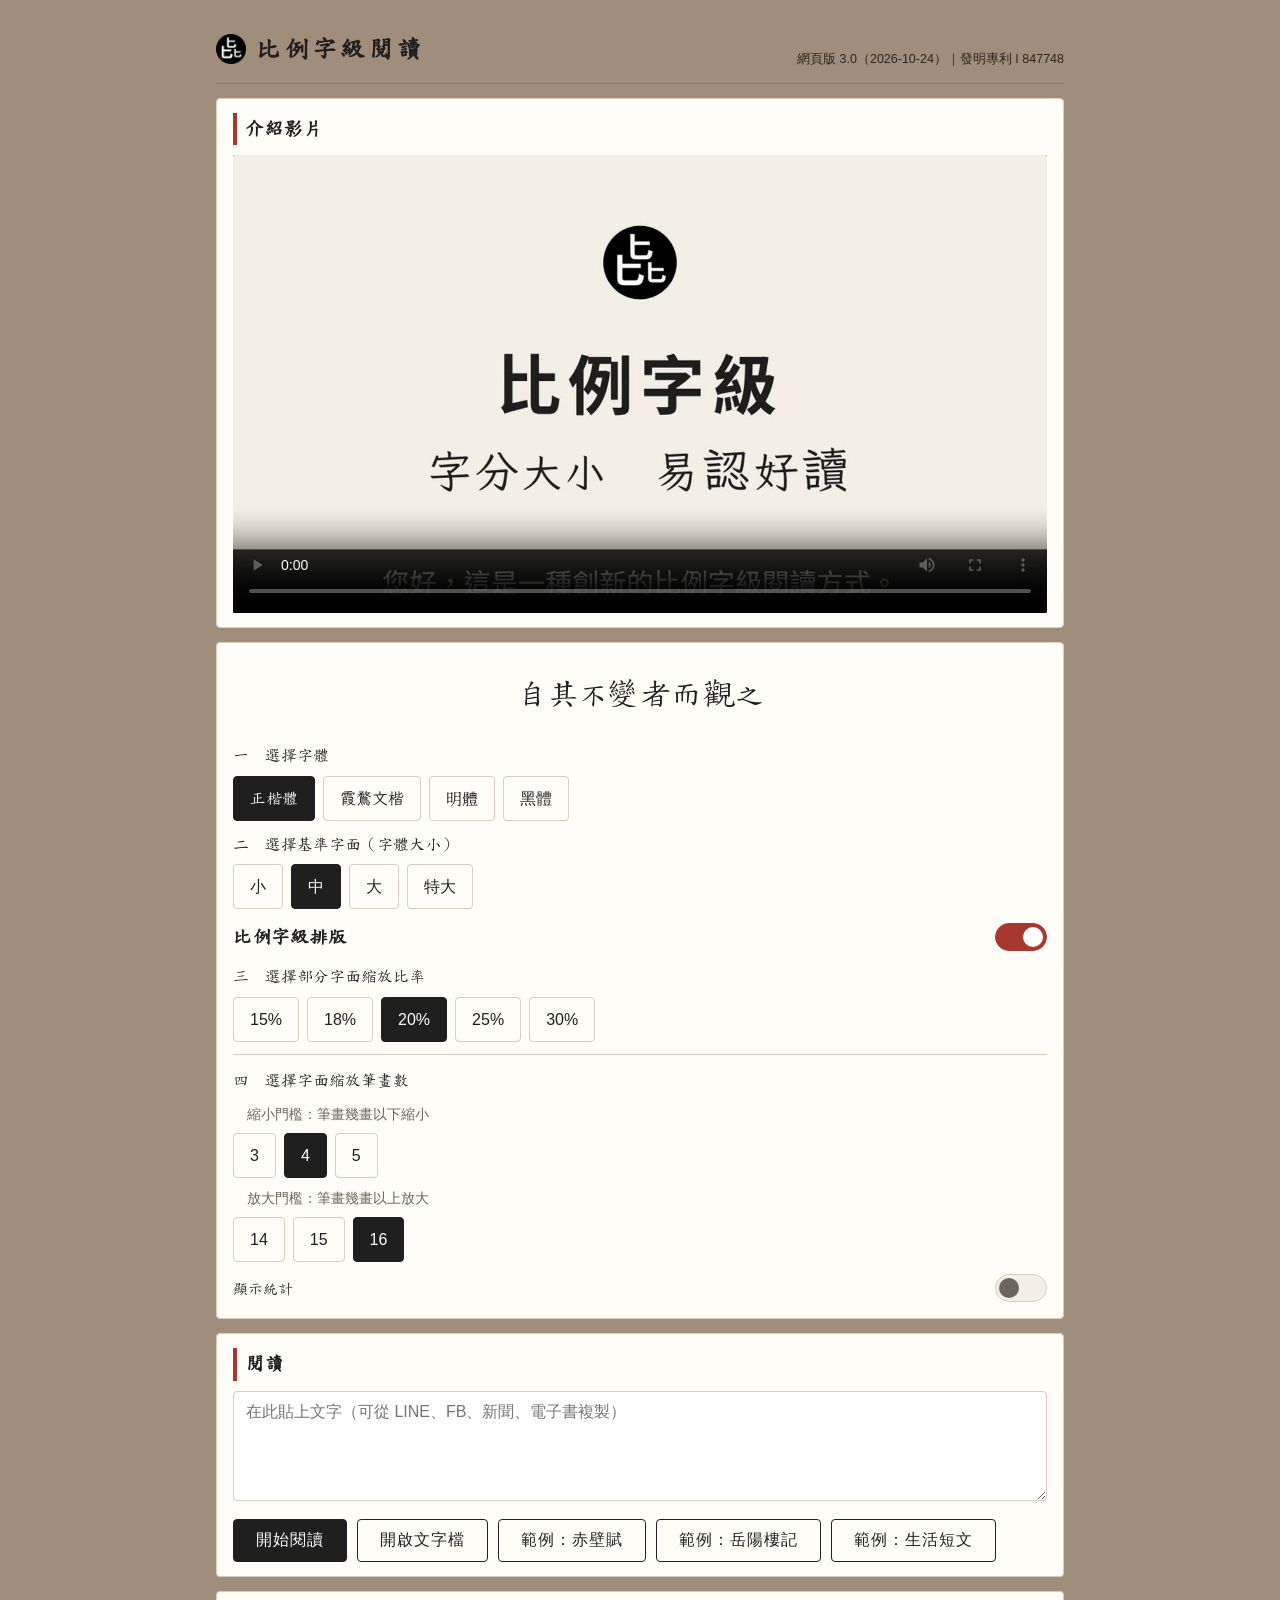
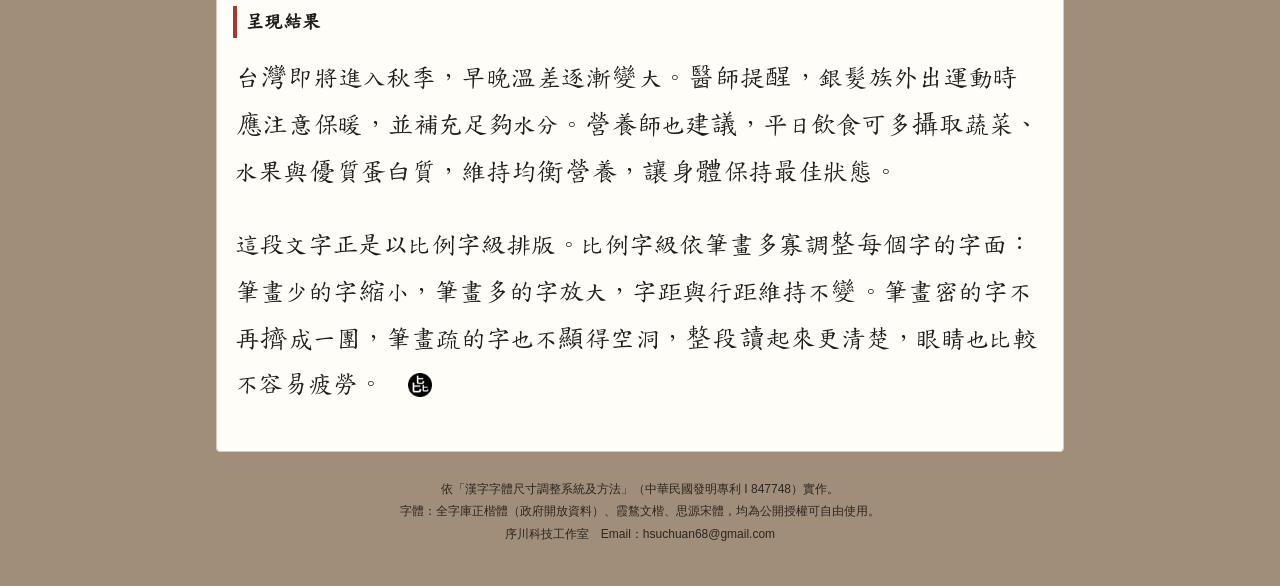
<file: index.html>
<!DOCTYPE html>
<html lang="zh-Hant">
<head>
<meta charset="UTF-8">
<meta name="viewport" content="width=device-width, initial-scale=1.0">
<title>比例字級閱讀</title>
<meta name="theme-color" content="#a08e7b">
<link rel="manifest" href="https://yulee-lee.github.io/pfs-demo/manifest.json">
<link rel="icon" type="image/png" sizes="32x32" href="https://yulee-lee.github.io/pfs-demo/icons/icon-32.png">
<link rel="icon" type="image/png" sizes="48x48" href="https://yulee-lee.github.io/pfs-demo/icons/icon-48.png">
<link rel="icon" type="image/png" sizes="96x96" href="https://yulee-lee.github.io/pfs-demo/icons/icon-96.png">
<link rel="apple-touch-icon" href="https://yulee-lee.github.io/pfs-demo/icons/icon-192.png">
<link rel="preconnect" href="https://fonts.googleapis.com">
<link rel="preconnect" href="https://fonts.gstatic.com" crossorigin>
<link href="https://fonts.googleapis.com/css2?family=LXGW+WenKai+TC&family=Noto+Serif+TC:wght@400;500&display=swap" rel="stylesheet">
<link href="https://yulee-lee.github.io/pfs-demo/twkai/tw-kai.css" rel="stylesheet">
<style>
*{ box-sizing:border-box; margin:0; padding:0; }
:root{
  --paper:#f4efe6; --sheet:#fffdf8; --line:#d6cdbe;
  --ground:#a08e7b; --onground:#2b2620; --groundline:#8a7867;   /* 絹地色取自北宋竹鳩圖 */
  --ink:#1f1f1f; --mute:#6b655c; --cinnabar:#a6382f;
  --kai:"TW-Kai","DFKai-SB","BiaoKai","Kaiti TC",serif;
}
body{ -webkit-text-size-adjust:100%; text-size-adjust:100%;
      font-family:"Microsoft JhengHei","PingFang TC","Noto Sans CJK TC",sans-serif;
      background:var(--ground); color:var(--ink); line-height:1.7; }
.wrap{ max-width:880px; margin:0 auto; padding:18px 16px 40px; }
header{ border-bottom:1px solid var(--groundline); padding:10px 0 12px; margin-bottom:14px;
        display:flex; justify-content:space-between; align-items:flex-end; flex-wrap:wrap; gap:6px; }
.brand{ display:flex; align-items:center; gap:10px; }
.brand img{ width:30px; height:30px; display:block; }
header h1{ font-family:var(--kai); font-size:25px; font-weight:bold; color:var(--ink); letter-spacing:3px; }
header .sub{ font-size:12.5px; color:var(--onground); }
.panel{ background:var(--sheet); border:1px solid var(--line); border-radius:4px; padding:14px 16px; margin-bottom:14px; }
.panel h2{ font-family:var(--kai); font-size:19px; font-weight:bold; color:var(--ink);
           border-left:4px solid var(--cinnabar); padding-left:8px; margin-bottom:10px; }
.demo-line{ text-align:center; padding:10px 4px 12px; font-size:26pt; line-height:1.6; white-space:nowrap; overflow-x:auto; color:var(--ink); }
.grp{ margin:10px 0 2px; }
.grp .lb, #advPanel > .lb{ font-family:var(--kai); font-size:16px; color:var(--ink); margin-bottom:6px; }
.chips{ display:flex; flex-wrap:wrap; gap:8px; }
.chip{ border:1px solid var(--line); border-radius:4px; padding:8px 16px; font-size:16px;
       cursor:pointer; background:var(--sheet); color:var(--ink); user-select:none; }
.chip.on{ background:var(--ink); color:#fff; border-color:var(--ink); }
.swrow{ display:flex; align-items:center; justify-content:space-between; margin:12px 0 2px; gap:10px; }
.swrow .t{ font-family:var(--kai); font-size:19px; color:var(--ink); font-weight:bold; }
.sw{ width:52px; height:28px; border-radius:14px; background:var(--paper); border:1px solid var(--line);
     position:relative; cursor:pointer; transition:background .15s; flex-shrink:0; }
.sw.on{ background:var(--cinnabar); border-color:var(--cinnabar); }
.sw::after{ content:""; position:absolute; left:3px; top:3px; width:20px; height:20px; border-radius:50%;
            background:var(--mute); transition:left .15s, background .15s; }
.sw.on::after{ left:27px; background:#fff; }
textarea{ width:100%; height:110px; font-size:16px; padding:10px 12px; border:1px solid var(--line); border-radius:4px;
          resize:vertical; font-family:inherit; color:var(--ink); background:#fff; }
button{ font-size:16px; padding:10px 22px; border:1.2px solid var(--ink); background:var(--ink); color:#fff;
        border-radius:4px; cursor:pointer; letter-spacing:1px; font-family:inherit; }
button.sec{ background:var(--sheet); color:var(--ink); }
button:active{ opacity:.85; }
.btnrow{ margin-top:10px; display:flex; gap:10px; flex-wrap:wrap; align-items:center; }
#fileIn{ display:none; }
#stats{ font-size:14px; color:var(--ink); background:var(--paper); border:1px solid var(--line); border-radius:4px;
        padding:8px 12px; margin-bottom:10px; }
#stats[hidden]{ display:none; }
#reader{ padding:6px 2px; word-break:break-all; color:var(--ink); }
#reader p{ margin:0 0 1em; text-align:left; }   /* 窄欄齊頭不齊尾,多餘空間留行尾 */
.endmark{ height:0.95em; width:0.95em; vertical-align:-0.22em; }
.advlink{ font-size:13px; color:var(--mute); user-select:none; -webkit-user-select:none; cursor:default; }
#advPanel{ border-top:1px solid var(--line); margin-top:12px; padding-top:12px; }
.sublb{ font-size:13.5px; color:var(--mute); margin:0 0 6px 14px; }
.video video{ display:block; width:100%; height:auto; aspect-ratio:16/9; background:#000; border-radius:2px; }
footer{ font-size:12px; color:var(--onground); text-align:center; margin-top:26px; line-height:1.9; }
@media (max-width:520px){
  header h1{ font-size:21px; letter-spacing:2px; }
  .brand img{ width:26px; height:26px; }
  .demo-line{ font-size:20pt; }
  .chip{ padding:8px 12px; font-size:15px; }
  button{ padding:10px 16px; }
}
</style>
</head>
<body>
<div class="wrap">

<header>
  <div class="brand"><img id="brandMark" alt=""><h1>比例字級閱讀</h1></div>
  <div class="sub">網頁版 3.0（2026-10-24）｜發明專利 I 847748</div>
</header>

<div class="panel video">
  <h2>介紹影片</h2>
  <video controls playsinline preload="metadata" poster="video/pfs_intro_poster.jpg" width="1920" height="1080">
    <source src="video/pfs_intro.mp4" type="video/mp4">
  </video>
</div>

<div class="panel">
  <div class="demo-line" id="demoLine"></div>
  <div class="grp">
    <div class="lb">一　選擇字體</div>
    <div class="chips" id="fontChips">
      <span class="chip on" data-v="kai">正楷體</span>
      <span class="chip" data-v="lxgw">霞鶩文楷</span>
      <span class="chip" data-v="ming">明體</span>
      <span class="chip" data-v="hei">黑體</span>
    </div>
  </div>
  <div class="grp">
    <div class="lb">二　選擇基準字面（字體大小）</div>
    <div class="chips" id="sizeChips">
      <span class="chip" data-v="16">小</span>
      <span class="chip on" data-v="19">中</span>
      <span class="chip" data-v="22">大</span>
      <span class="chip" data-v="26">特大</span>
    </div>
  </div>
  <div class="swrow">
    <span class="t">比例字級排版</span>
    <span class="sw on" id="pfsSw"></span>
  </div>
  <div class="grp" id="ratioGrp">
    <div class="lb">三　選擇部分字面縮放比率</div>
    <div class="chips" id="ratioChips">
      <span class="chip" data-v="0.15">15%</span>
      <span class="chip" data-v="0.18">18%</span>
      <span class="chip on" data-v="0.20">20%</span>
      <span class="chip" data-v="0.25">25%</span>
      <span class="chip" data-v="0.30">30%</span>
    </div>
  </div>
  <div id="advPanel">
    <div class="lb">四　選擇字面縮放筆畫數</div>
    <div class="grp">
      <div class="sublb">縮小門檻：筆畫幾畫以下縮小</div>
      <div class="chips" id="lowChips">
        <span class="chip" data-v="3">3</span>
        <span class="chip on" data-v="4">4</span>
        <span class="chip" data-v="5">5</span>
      </div>
    </div>
    <div class="grp">
      <div class="sublb">放大門檻：筆畫幾畫以上放大</div>
      <div class="chips" id="highChips">
        <span class="chip" data-v="14">14</span>
        <span class="chip" data-v="15">15</span>
        <span class="chip on" data-v="16">16</span>
      </div>
    </div>
    <div class="swrow">
      <span class="t" style="font-weight:normal; font-size:15px">顯示統計</span>
      <span class="sw" id="statSw"></span>
    </div>
  </div>
</div>

<div class="panel">
  <h2>閱讀</h2>
  <textarea id="src" placeholder="在此貼上文字（可從 LINE、FB、新聞、電子書複製）"></textarea>
  <div class="btnrow">
    <button id="btnRead">開始閱讀</button>
    <button id="btnFile" class="sec">開啟文字檔</button>
    <input type="file" id="fileIn" accept=".txt,text/plain">
    <button id="btnDemo1" class="sec">範例：赤壁賦</button>
    <button id="btnDemo3" class="sec">範例：岳陽樓記</button>
    <button id="btnDemo2" class="sec">範例：生活短文</button>
  </div>
</div>

<div class="panel">
  <h2>呈現結果</h2>
  <div id="stats" hidden></div>
  <div id="reader"></div>
</div>


<footer>
  依「漢字字體尺寸調整系統及方法」（中華民國發明專利 I 847748）實作。<br>
  字體：全字庫正楷體（政府開放資料）、霞鶩文楷、思源宋體，均為公開授權可自由使用。<br>
  序川科技工作室　Email：hsuchuan68@gmail.com
</footer>

</div>
<script>
(function(){
"use strict";
var ALPHA = "0123456789ABCDEFGHIJKLMNOPQRSTUVWXYZabcdefghijklmnopq";
var TBL = "[base64]";
var AMAP = {};
for (var i = 0; i < ALPHA.length; i++) AMAP[ALPHA.charAt(i)] = i;
function strokeOf(ch){
  var cp = ch.charCodeAt(0);
  if (cp < 0x3400 || cp > 0x9FFF) return 0;
  var v = AMAP[TBL.charAt(cp - 0x3400)];
  return v === undefined ? 0 : v;
}

var FONTS = {
  kai:  '"TW-Kai","DFKai-SB","BiaoKai","Kaiti TC",serif',
  lxgw: '"LXGW WenKai TC","TW-Kai","DFKai-SB",serif',
  ming: '"Noto Serif TC","PMingLiU","Songti TC",serif',
  hei:  '"Microsoft JhengHei","PingFang TC","Noto Sans CJK TC",sans-serif'
};
var DEMO_SENT = "自其不變者而觀之";
var MARK_SRC = "[data-uri]";
var ENDMARK = '　<img class="endmark" src="' + MARK_SRC + '">';
var SAMPLE1 = "壬戌之秋，七月既望，蘇子與客泛舟遊於赤壁之下。清風徐來，水波不興，舉酒屬客，誦明月之詩，歌窈窕之章。少焉，月出於東山之上，徘徊於斗牛之間，白露橫江，水光接天；縱一葦之所如，凌萬頃之茫然。浩浩乎如馮虛御風，而不知其所止；飄飄乎如遺世獨立，羽化而登仙。\n於是飲酒樂甚，扣舷而歌之。歌曰：「桂棹兮蘭槳，擊空明兮泝流光。渺渺兮予懷，望美人兮天一方。」客有吹洞簫者，倚歌而和之，其聲嗚嗚然，如怨如慕，如泣如訴，餘音嫋嫋，不絕如縷。舞幽壑之潛蛟，泣孤舟之嫠婦。\n蘇子愀然，正襟危坐，而問客曰：「何為其然也？」\n客曰：「『月明星稀，烏鵲南飛』，此非曹孟德之詩乎？西望夏口，東望武昌，山川相繆，鬱乎蒼蒼，此非孟德之困於周郎者乎？方其破荊州，下江陵，順流而東也，舳艫千里，旌旗蔽空，釃酒臨江，橫槊賦詩，固一世之雄也，而今安在哉？況吾與子，漁樵於江渚之上，侶魚蝦而友麋鹿；駕一葉之扁舟，舉匏樽以相屬。寄蜉蝣於天地，渺滄海之一粟，哀吾生之須臾，羨長江之無窮。挾飛仙以遨遊，抱明月而長終。知不可乎驟得，託遺響於悲風。\n蘇子曰：「客亦知夫水與月乎？逝者如斯，而未嘗往也；盈虛者如彼，而卒莫消長也，蓋將自其變者而觀之，則天地曾不能以一瞬；自其不變者而觀之，則物與我皆無盡也，而又何羨乎？且夫天地之間，物各有主，苟非吾之所有，雖一毫而莫取。惟江上之清風，與山間之明月，耳得之而為聲，目遇之而成色，取之無禁，用之不竭，是造物者之無盡藏也，而吾與子之所共適。」\n客喜而笑，洗盞更酌。肴核既盡，杯盤狼籍，相與枕藉乎舟中，不知東方之既白。";
var SAMPLE3 = "慶曆四年春，滕子京謫守巴陵郡。越明年，政通人和，百廢具興，乃重修岳陽樓，增其舊制，刻唐賢今人詩賦於其上；屬予作文以記之。\n予觀夫巴陵勝狀，在洞庭一湖。銜遠山，吞長江，浩浩湯湯，橫無際涯；朝暉夕陰，氣象萬千；此則岳陽樓之大觀也，前人之述備矣。然則北通巫峽，南極瀟湘，遷客騷人，多會於此，覽物之情，得無異乎？\n若夫霪雨霏霏，連月不開；陰風怒號，濁浪排空；日星隱耀，山岳潛形；商旅不行，檣傾楫摧；薄暮冥冥，虎嘯猿啼；登斯樓也，則有去國懷鄉，憂讒畏譏，滿目蕭然，感極而悲者矣。\n至若春和景明，波瀾不驚，上下天光，一碧萬頃；沙鷗翔集，錦鱗游泳，岸芷汀蘭，郁郁青青。而或長煙一空，皓月千里，浮光躍金，靜影沈璧，漁歌互答，此樂何極！登斯樓也，則有心曠神怡，寵辱偕忘、把酒臨風，其喜洋洋者矣。\n嗟夫！予嘗求古仁人之心，或異二者之為，何哉？不以物喜，不以己悲，居廟堂之高，則憂其民；處江湖之遠，則憂其君。是進亦憂，退亦憂；然則何時而樂耶？其必曰：「先天下之憂而憂，後天下之樂而樂」乎！噫！微斯人，吾誰與歸！\n時六年九月十五日。";
var SAMPLE2 = "台灣即將進入秋季，早晚溫差逐漸變大。醫師提醒，銀髮族外出運動時應注意保暖，並補充足夠水分。營養師也建議，平日飲食可多攝取蔬菜、水果與優質蛋白質，維持均衡營養，讓身體保持最佳狀態。\n這段文字正是以比例字級排版。比例字級依筆畫多寡調整每個字的字面：筆畫少的字縮小，筆畫多的字放大，字距與行距維持不變。筆畫密的字不再擠成一團，筆畫疏的字也不顯得空洞，整段讀起來更清楚，眼睛也比較不容易疲勞。";

var state = { font:"kai", size:19, pfs:true, ratio:0.20, low:4, high:16, stats:false };
try{
  var saved = JSON.parse(localStorage.getItem("pfsReaderSet") || "null");
  if (saved){
    if (FONTS[saved.font]) state.font = saved.font;
    if ([16,19,22,26].indexOf(saved.size) >= 0) state.size = saved.size;
    if (typeof saved.pfs === "boolean") state.pfs = saved.pfs;
    if ([0.15,0.18,0.20,0.25,0.30].indexOf(saved.ratio) >= 0) state.ratio = saved.ratio;
    // 預設比例由 18% 改為 20%(2026-09-28):舊存的若是當時預設 18%,一次性改為 20%
    if (!saved.v20){ if (saved.ratio === 0.18) state.ratio = 0.20; }
    if ([3,4,5].indexOf(saved.low) >= 0) state.low = saved.low;
    if ([14,15,16].indexOf(saved.high) >= 0) state.high = saved.high;
    if (typeof saved.stats === "boolean") state.stats = saved.stats;
  }
}catch(e){}
function saveSet(){
  try{ var o = JSON.parse(JSON.stringify(state)); o.v20 = true;
       localStorage.setItem("pfsReaderSet", JSON.stringify(o)); }catch(e){}
}
var current = SAMPLE2;

var $ = function(id){ return document.getElementById(id); };
function esc(s){ return s.replace(/&/g,"&amp;").replace(/</g,"&lt;").replace(/>/g,"&gt;"); }
function r1(x){ return Math.round(x * 10) / 10; }
function sizes(){
  var s = state.size;
  return { small: r1(s * Math.sqrt(1 - state.ratio)), base: s, large: r1(s * Math.sqrt(1 + state.ratio)) };
}

function renderDemo(){
  try{
    var db = state.size + 4;
    var ds = r1(db * Math.sqrt(1 - state.ratio));
    var dl = r1(db * Math.sqrt(1 + state.ratio));
    var out = [];
    for (var i = 0; i < DEMO_SENT.length; i++){
      var ch = DEMO_SENT.charAt(i);
      var st = strokeOf(ch);
      if (state.pfs && st > 0 && st <= state.low){
        out.push('<span style="font-size:' + ds + 'pt">' + ch + '</span>');
      } else if (state.pfs && st >= state.high){
        out.push('<span style="font-size:' + dl + 'pt">' + ch + '</span>');
      } else {
        out.push(ch);
      }
    }
    var d = $("demoLine");
    d.style.fontFamily = FONTS[state.font];
    d.style.fontSize = db + "pt";
    d.innerHTML = out.join("");
  } catch(e){}
}

function renderText(){
  try{
    var z = sizes();
    var total = 0, nS = 0, nL = 0;
    var out = [];
    var paras = current.split(/\n+/);
    for (var pi = 0; pi < paras.length; pi++){
      var buf = ['<p style="font-size:' + z.base + 'pt">'];
      var s = paras[pi];
      for (var ci = 0; ci < s.length; ci++){
        var ch = s.charAt(ci);
        var st = strokeOf(ch);
        if (st > 0){
          total++;
          if (state.pfs && st <= state.low){
            nS++;
            buf.push('<span style="font-size:' + z.small + 'pt">' + esc(ch) + '</span>');
            continue;
          }
          if (state.pfs && st >= state.high){
            nL++;
            buf.push('<span style="font-size:' + z.large + 'pt">' + esc(ch) + '</span>');
            continue;
          }
          if (!state.pfs && st <= state.low) nS++;
          if (!state.pfs && st >= state.high) nL++;
        }
        buf.push(esc(ch));
      }
      if (state.pfs && pi === paras.length - 1 && total > 0){
        buf.push(ENDMARK);
      }
      buf.push("</p>");
      out.push(buf.join(""));
    }
    var rd = $("reader");
    rd.style.fontFamily = FONTS[state.font];
    rd.innerHTML = out.join("");
    var st2 = $("stats");
    if (state.stats && total > 0){
      var adj = nS + nL;
      st2.textContent = state.pfs
        ? ("內文 " + total + " 字：縮小 " + nS + " 字、放大 " + nL + " 字，共 " + adj + " 字，占 " + (Math.round(adj / total * 1000) / 10) + "%。")
        : ("內文 " + total + " 字（比例字級排版已關閉，全文以同一大小呈現）。");
      st2.hidden = false;
    } else if (state.stats && total === 0){
      st2.textContent = "本段內容沒有中文字。";
      st2.hidden = false;
    } else {
      st2.hidden = true;
    }
  } catch(e){}
}

function renderAll(){ renderDemo(); renderText(); }

function bindChips(id, key, num){
  var box = $(id);
  box.addEventListener("click", function(ev){
    var t = ev.target;
    if (!t.classList.contains("chip")) return;
    var cs = box.querySelectorAll(".chip");
    for (var i = 0; i < cs.length; i++) cs[i].classList.remove("on");
    t.classList.add("on");
    state[key] = num ? parseFloat(t.getAttribute("data-v")) : t.getAttribute("data-v");
    saveSet();
    renderAll();
  });
}
bindChips("fontChips", "font", false);
bindChips("sizeChips", "size", true);
bindChips("ratioChips", "ratio", true);
bindChips("lowChips", "low", true);
bindChips("highChips", "high", true);

$("pfsSw").addEventListener("click", function(){
  state.pfs = !state.pfs;
  saveSet();
  this.classList.toggle("on", state.pfs);
  $("ratioGrp").style.display = state.pfs ? "" : "none";
  renderAll();
});
$("statSw").addEventListener("click", function(){
  state.stats = !state.stats;
  saveSet();
  this.classList.toggle("on", state.stats);
  renderText();
});

$("btnRead").addEventListener("click", function(){
  var t = $("src").value.trim();
  if (!t){ $("src").focus(); return; }
  current = t;
  renderText();
});
$("btnDemo1").addEventListener("click", function(){ current = SAMPLE1; $("src").value = ""; renderText(); });
$("btnDemo2").addEventListener("click", function(){ current = SAMPLE2; $("src").value = ""; renderText(); });
$("btnDemo3").addEventListener("click", function(){ current = SAMPLE3; $("src").value = ""; renderText(); });
$("btnFile").addEventListener("click", function(){ $("fileIn").click(); });
$("fileIn").addEventListener("change", function(){
  var f = this.files && this.files[0];
  if (!f) return;
  var rd = new FileReader();
  rd.onload = function(){
    current = String(rd.result || "").trim() || current;
    $("src").value = "";
    renderText();
  };
  rd.onerror = function(){ alert("檔案讀取失敗，請改用複製貼上的方式。"); };
  rd.readAsText(f, "utf-8");
  this.value = "";
});


function reflectState(){
  try{
    var m = { fontChips:["font",false], sizeChips:["size",true], ratioChips:["ratio",true], lowChips:["low",true], highChips:["high",true] };
    for (var id in m){
      var key = m[id][0], num = m[id][1];
      var cs = $(id).querySelectorAll(".chip");
      for (var i = 0; i < cs.length; i++){
        var v = num ? parseFloat(cs[i].getAttribute("data-v")) : cs[i].getAttribute("data-v");
        cs[i].classList.toggle("on", v === state[key]);
      }
    }
    $("pfsSw").classList.toggle("on", state.pfs);
    $("statSw").classList.toggle("on", state.stats);
    $("ratioGrp").style.display = state.pfs ? "" : "none";
  }catch(e){}
}
function paintBrand(){
  try{
    var img = $("brandMark");
    if (img) img.src = MARK_SRC;
    var cs = $("fontChips").querySelectorAll(".chip");
    for (var i = 0; i < cs.length; i++){
      var v = cs[i].getAttribute("data-v");
      if (FONTS[v]) cs[i].style.fontFamily = FONTS[v];
    }
  }catch(e){}
}
paintBrand();
reflectState();
renderAll();
})();
</script>
</body>
</html>
</file>
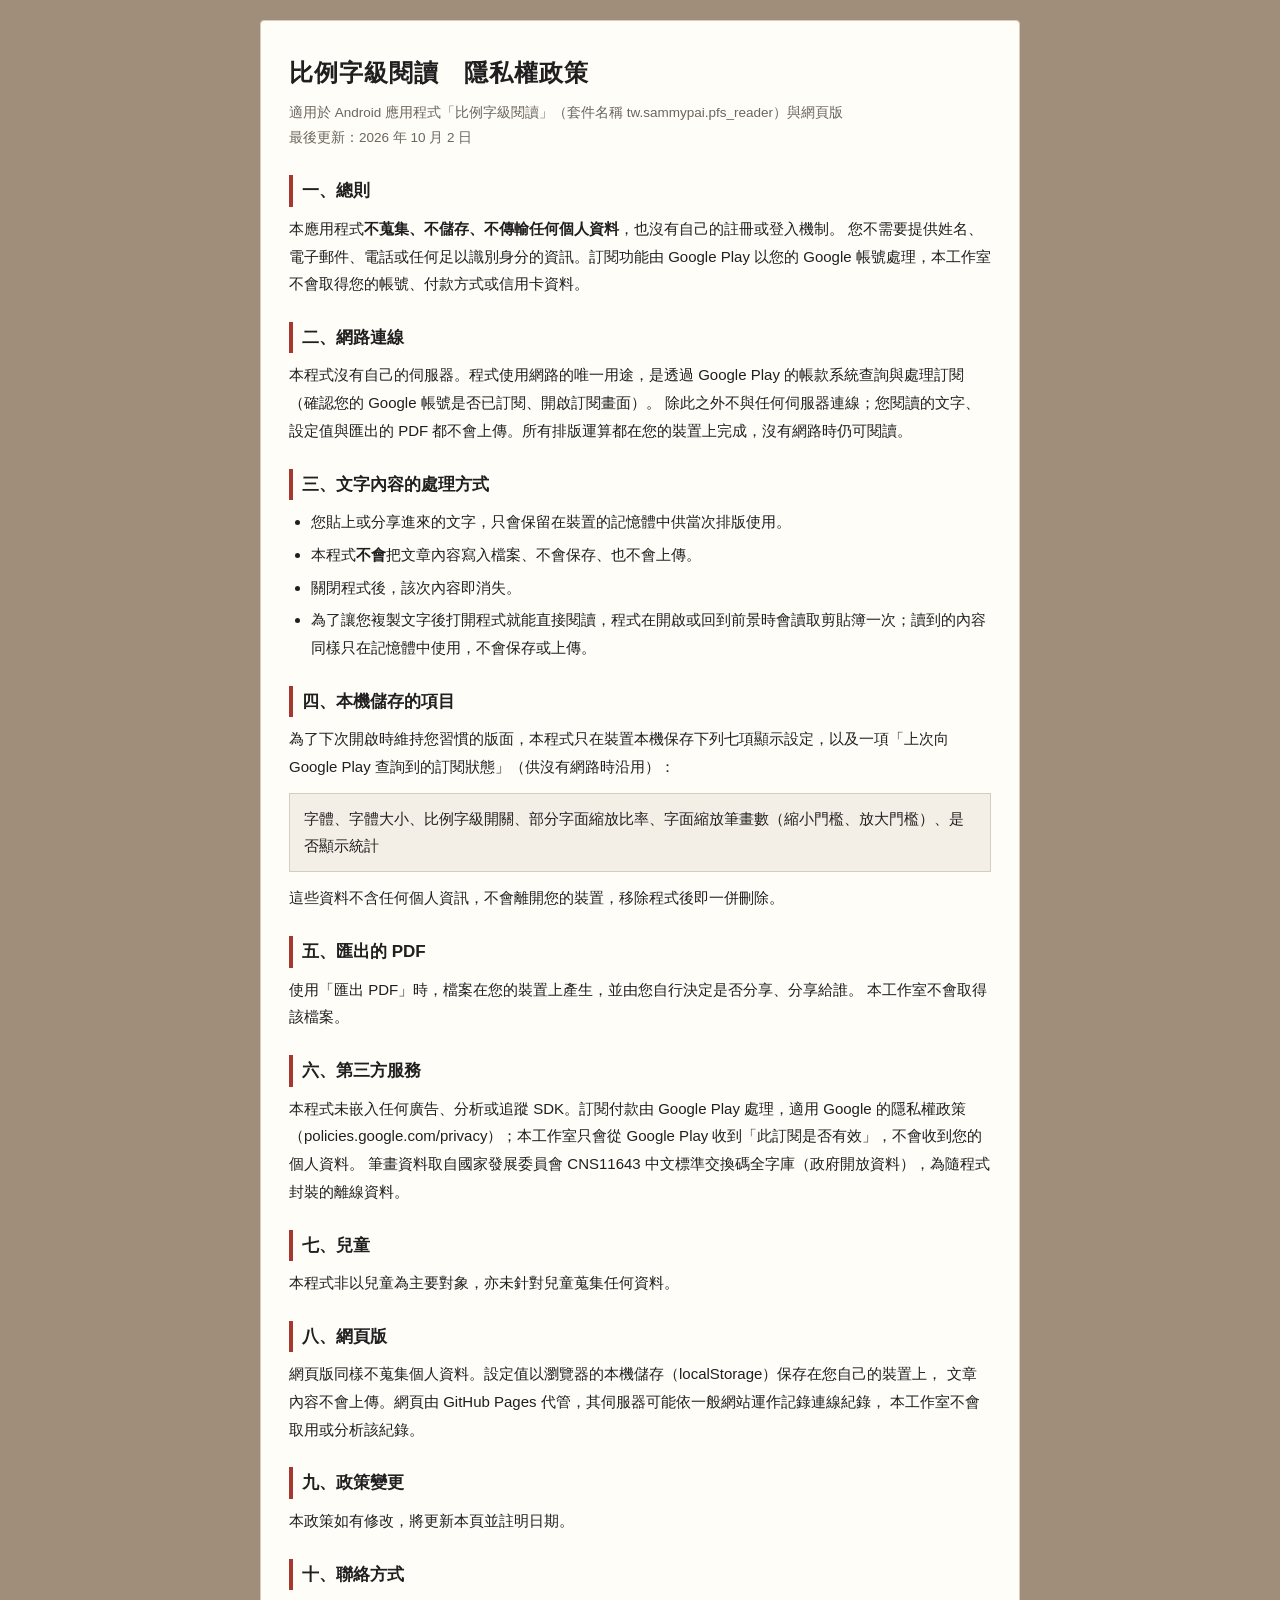
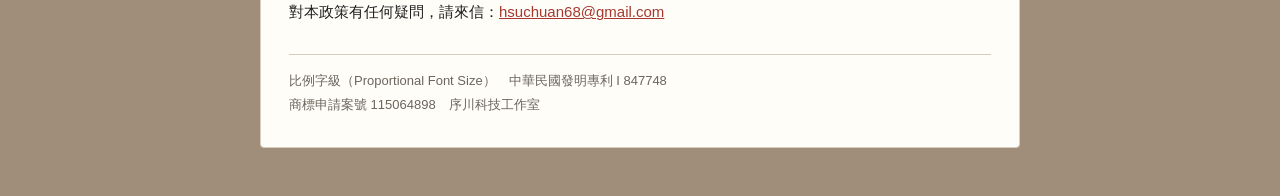
<file: privacy/index.html>
<!DOCTYPE html><html lang="zh-Hant"><head><meta charset="UTF-8">
<meta name="viewport" content="width=device-width, initial-scale=1.0">
<title>比例字級閱讀　隱私權政策</title>
<style>
*{box-sizing:border-box;margin:0;padding:0}
body{background:#a08e7b;color:#1f1f1f;line-height:1.85;
     font-family:"Microsoft JhengHei","PingFang TC","Noto Sans TC",sans-serif;padding:20px 16px 48px}
.wrap{max-width:760px;margin:0 auto;background:#fffdf8;border:1px solid #d6cdbe;
      border-radius:4px;padding:30px 28px}
h1{font-size:24px;letter-spacing:1px;margin-bottom:6px}
.sub{font-size:13.5px;color:#6b655c;margin-bottom:20px}
h2{font-size:17px;margin:24px 0 8px;padding-left:9px;border-left:4px solid #a6382f}
p{font-size:15px;margin-bottom:9px}
ul{margin:0 0 10px 22px;font-size:15px}
li{margin-bottom:5px}
.box{background:#f4efe6;border:1px solid #d6cdbe;padding:12px 14px;margin:12px 0;font-size:14.5px}
footer{margin-top:28px;padding-top:14px;border-top:1px solid #d6cdbe;font-size:13px;color:#6b655c}
a{color:#a6382f}
</style></head><body><div class="wrap">
<h1>比例字級閱讀　隱私權政策</h1>
<div class="sub">適用於 Android 應用程式「比例字級閱讀」（套件名稱 tw.sammypai.pfs_reader）與網頁版<br>
最後更新：2026 年 10 月 2 日</div>

<h2>一、總則</h2>
<p>本應用程式<b>不蒐集、不儲存、不傳輸任何個人資料</b>，也沒有自己的註冊或登入機制。
您不需要提供姓名、電子郵件、電話或任何足以識別身分的資訊。訂閱功能由 Google Play 以您的 Google 帳號處理，本工作室不會取得您的帳號、付款方式或信用卡資料。</p>

<h2>二、網路連線</h2>
<p>本程式沒有自己的伺服器。程式使用網路的唯一用途，是透過 Google Play 的帳款系統查詢與處理訂閱（確認您的 Google 帳號是否已訂閱、開啟訂閱畫面）。
除此之外不與任何伺服器連線；您閱讀的文字、設定值與匯出的 PDF 都不會上傳。所有排版運算都在您的裝置上完成，沒有網路時仍可閱讀。</p>

<h2>三、文字內容的處理方式</h2>
<ul>
<li>您貼上或分享進來的文字，只會保留在裝置的記憶體中供當次排版使用。</li>
<li>本程式<b>不會</b>把文章內容寫入檔案、不會保存、也不會上傳。</li>
<li>關閉程式後，該次內容即消失。</li>
<li>為了讓您複製文字後打開程式就能直接閱讀，程式在開啟或回到前景時會讀取剪貼簿一次；讀到的內容同樣只在記憶體中使用，不會保存或上傳。</li>
</ul>

<h2>四、本機儲存的項目</h2>
<p>為了下次開啟時維持您習慣的版面，本程式只在裝置本機保存下列七項顯示設定，以及一項「上次向 Google Play 查詢到的訂閱狀態」（供沒有網路時沿用）：</p>
<div class="box">字體、字體大小、比例字級開關、部分字面縮放比率、字面縮放筆畫數（縮小門檻、放大門檻）、是否顯示統計</div>
<p>這些資料不含任何個人資訊，不會離開您的裝置，移除程式後即一併刪除。</p>

<h2>五、匯出的 PDF</h2>
<p>使用「匯出 PDF」時，檔案在您的裝置上產生，並由您自行決定是否分享、分享給誰。
本工作室不會取得該檔案。</p>

<h2>六、第三方服務</h2>
<p>本程式未嵌入任何廣告、分析或追蹤 SDK。訂閱付款由 Google Play 處理，適用 Google 的隱私權政策（policies.google.com/privacy）；本工作室只會從 Google Play 收到「此訂閱是否有效」，不會收到您的個人資料。
筆畫資料取自國家發展委員會 CNS11643 中文標準交換碼全字庫（政府開放資料），為隨程式封裝的離線資料。</p>

<h2>七、兒童</h2>
<p>本程式非以兒童為主要對象，亦未針對兒童蒐集任何資料。</p>

<h2>八、網頁版</h2>
<p>網頁版同樣不蒐集個人資料。設定值以瀏覽器的本機儲存（localStorage）保存在您自己的裝置上，
文章內容不會上傳。網頁由 GitHub Pages 代管，其伺服器可能依一般網站運作記錄連線紀錄，
本工作室不會取用或分析該紀錄。</p>

<h2>九、政策變更</h2>
<p>本政策如有修改，將更新本頁並註明日期。</p>

<h2>十、聯絡方式</h2>
<p>對本政策有任何疑問，請來信：<a href="mailto:hsuchuan68@gmail.com">hsuchuan68@gmail.com</a></p>

<footer>
比例字級（Proportional Font Size）　中華民國發明專利 I 847748<br>
商標申請案號 115064898　序川科技工作室
</footer>
</div></body></html>
</file>
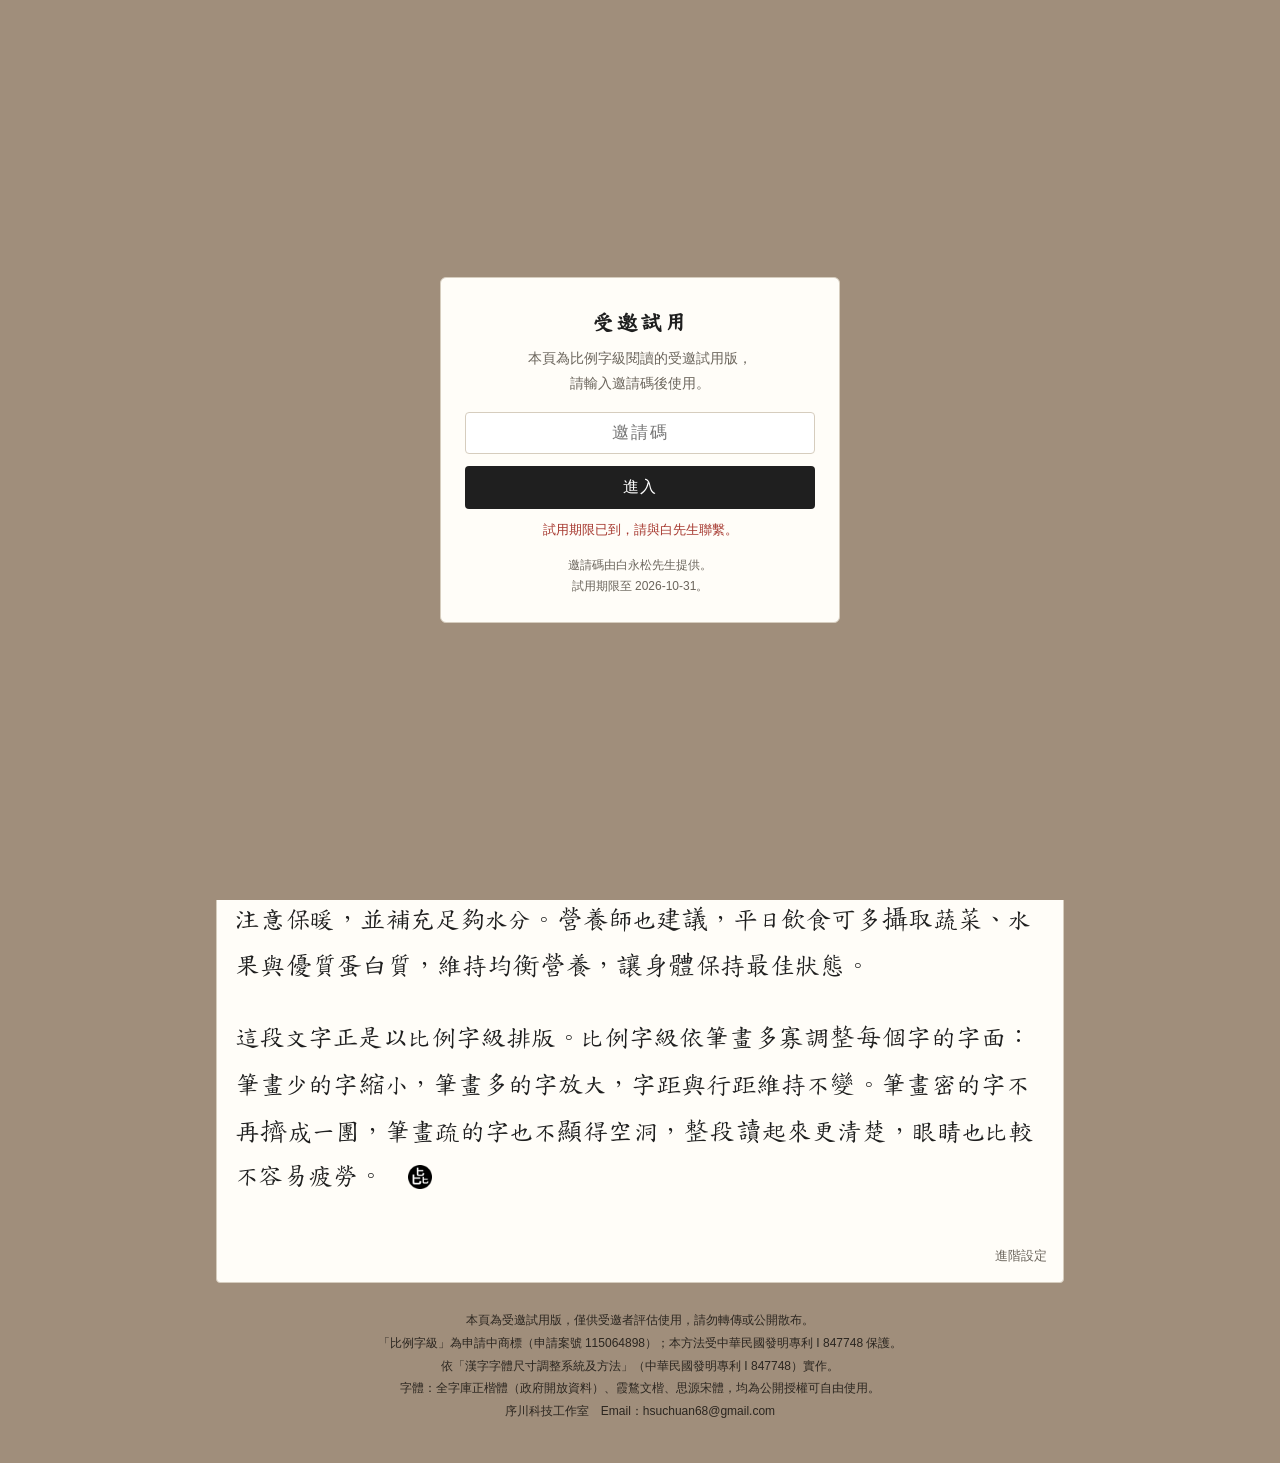
<file: trial/index.html>
<!DOCTYPE html>
<html lang="zh-Hant">
<head>
<meta charset="UTF-8">
<meta name="viewport" content="width=device-width, initial-scale=1.0">
<title>比例字級閱讀</title>
<meta name="theme-color" content="#a08e7b">
<link rel="manifest" href="https://yulee-lee.github.io/pfs-demo/manifest.json">
<link rel="icon" type="image/png" sizes="32x32" href="https://yulee-lee.github.io/pfs-demo/icons/icon-32.png">
<link rel="icon" type="image/png" sizes="48x48" href="https://yulee-lee.github.io/pfs-demo/icons/icon-48.png">
<link rel="icon" type="image/png" sizes="96x96" href="https://yulee-lee.github.io/pfs-demo/icons/icon-96.png">
<link rel="apple-touch-icon" href="https://yulee-lee.github.io/pfs-demo/icons/icon-192.png">
<link rel="preconnect" href="https://fonts.googleapis.com">
<link rel="preconnect" href="https://fonts.gstatic.com" crossorigin>
<link href="https://fonts.googleapis.com/css2?family=LXGW+WenKai+TC&family=Noto+Serif+TC:wght@400;500&display=swap" rel="stylesheet">
<link href="https://yulee-lee.github.io/pfs-demo/twkai/tw-kai.css" rel="stylesheet">
<style>
*{ box-sizing:border-box; margin:0; padding:0; }
:root{
  --paper:#f4efe6; --sheet:#fffdf8; --line:#d6cdbe;
  --ground:#a08e7b; --onground:#2b2620; --groundline:#8a7867;   /* 絹地色取自北宋竹鳩圖 */
  --ink:#1f1f1f; --mute:#6b655c; --cinnabar:#a6382f;
  --kai:"TW-Kai","DFKai-SB","BiaoKai","Kaiti TC",serif;
}
body{ -webkit-text-size-adjust:100%; text-size-adjust:100%;
      font-family:"Microsoft JhengHei","PingFang TC","Noto Sans CJK TC",sans-serif;
      background:var(--ground); color:var(--ink); line-height:1.7; }
.wrap{ max-width:880px; margin:0 auto; padding:18px 16px 40px; }
header{ border-bottom:1px solid var(--groundline); padding:10px 0 12px; margin-bottom:14px;
        display:flex; justify-content:space-between; align-items:flex-end; flex-wrap:wrap; gap:6px; }
.brand{ display:flex; align-items:center; gap:10px; }
.brand img{ width:30px; height:30px; display:block; }
header h1{ font-family:var(--kai); font-size:25px; font-weight:bold; color:var(--ink); letter-spacing:3px; }
header .sub{ font-size:12.5px; color:var(--onground); }
.panel{ background:var(--sheet); border:1px solid var(--line); border-radius:4px; padding:14px 16px; margin-bottom:14px; }
.panel h2{ font-family:var(--kai); font-size:19px; font-weight:bold; color:var(--ink);
           border-left:4px solid var(--cinnabar); padding-left:8px; margin-bottom:10px; }
.demo-line{ text-align:center; padding:10px 4px 12px; font-size:26pt; line-height:1.6; white-space:nowrap; overflow-x:auto; color:var(--ink); }
.grp{ margin:10px 0 2px; }
.grp .lb{ font-family:var(--kai); font-size:16px; color:var(--ink); margin-bottom:6px; }
.chips{ display:flex; flex-wrap:wrap; gap:8px; }
.chip{ border:1px solid var(--line); border-radius:4px; padding:8px 16px; font-size:16px;
       cursor:pointer; background:var(--sheet); color:var(--ink); user-select:none; }
.chip.on{ background:var(--ink); color:#fff; border-color:var(--ink); }
.swrow{ display:flex; align-items:center; justify-content:space-between; margin:12px 0 2px; gap:10px; }
.swrow .t{ font-family:var(--kai); font-size:19px; color:var(--ink); font-weight:bold; }
.sw{ width:52px; height:28px; border-radius:14px; background:var(--paper); border:1px solid var(--line);
     position:relative; cursor:pointer; transition:background .15s; flex-shrink:0; }
.sw.on{ background:var(--cinnabar); border-color:var(--cinnabar); }
.sw::after{ content:""; position:absolute; left:3px; top:3px; width:20px; height:20px; border-radius:50%;
            background:var(--mute); transition:left .15s, background .15s; }
.sw.on::after{ left:27px; background:#fff; }
textarea{ width:100%; height:110px; font-size:16px; padding:10px 12px; border:1px solid var(--line); border-radius:4px;
          resize:vertical; font-family:inherit; color:var(--ink); background:#fff; }
button{ font-size:16px; padding:10px 22px; border:1.2px solid var(--ink); background:var(--ink); color:#fff;
        border-radius:4px; cursor:pointer; letter-spacing:1px; font-family:inherit; }
button.sec{ background:var(--sheet); color:var(--ink); }
button:active{ opacity:.85; }
.btnrow{ margin-top:10px; display:flex; gap:10px; flex-wrap:wrap; align-items:center; }
#fileIn{ display:none; }
#stats{ font-size:14px; color:var(--ink); background:var(--paper); border:1px solid var(--line); border-radius:4px;
        padding:8px 12px; margin-bottom:10px; }
#stats[hidden]{ display:none; }
#reader{ padding:6px 2px; word-break:break-all; color:var(--ink); }
#reader p{ margin:0 0 1em; text-align:left; }   /* 窄欄齊頭不齊尾,多餘空間留行尾 */
.endmark{ height:0.95em; width:0.95em; vertical-align:-0.22em; }
#gate{ position:fixed; inset:0; background:var(--ground); z-index:9999;
       display:flex; align-items:center; justify-content:center; padding:24px; }
#gate .box{ background:var(--sheet); border:1px solid var(--line); border-radius:6px;
            max-width:400px; width:100%; padding:26px 24px; text-align:center; }
#gate h2{ font-family:var(--kai); font-size:22px; letter-spacing:2px; margin-bottom:6px; }
#gate p{ font-size:13.5px; color:var(--mute); line-height:1.8; margin-bottom:16px; }
#gate input{ width:100%; font-size:17px; letter-spacing:2px; text-align:center;
             padding:10px; border:1px solid var(--line); border-radius:4px;
             background:#fff; color:var(--ink); text-transform:uppercase; }
#gate button{ width:100%; margin-top:12px; padding:11px; font-size:16px; border:0;
              border-radius:4px; background:var(--ink); color:#fff; cursor:pointer; }
#gate .err{ color:var(--cinnabar); font-size:13px; margin-top:10px; min-height:18px; }
#gate .note{ font-size:12px; color:var(--mute); margin-top:14px; line-height:1.7; }
#wm{ position:fixed; right:10px; bottom:8px; z-index:50; font-size:11px;
     color:var(--onground); opacity:.75; pointer-events:none; letter-spacing:1px; }
.advlink{ font-size:13px; color:var(--mute); user-select:none; -webkit-user-select:none; cursor:default; }
#advPanel{ border-top:1px solid var(--line); margin-top:12px; padding-top:12px; }
#advPanel[hidden]{ display:none; }
footer{ font-size:12px; color:var(--onground); text-align:center; margin-top:26px; line-height:1.9; }
@media (max-width:520px){
  header h1{ font-size:21px; letter-spacing:2px; }
  .brand img{ width:26px; height:26px; }
  .demo-line{ font-size:20pt; }
  .chip{ padding:8px 12px; font-size:15px; }
  button{ padding:10px 16px; }
}
</style>
</head>
<body>
<div id="gate">
  <div class="box">
    <h2>受邀試用</h2>
    <p>本頁為比例字級閱讀的受邀試用版，<br>請輸入邀請碼後使用。</p>
    <input id="gcode" type="text" placeholder="邀請碼" autocomplete="off" spellcheck="false">
    <button id="gbtn">進入</button>
    <div class="err" id="gerr"></div>
    <div class="note">邀請碼由白永松先生提供。<br>試用期限至 2026-10-31。</div>
  </div>
</div>
<div id="wm" hidden></div>
<div class="wrap">

<header>
  <div class="brand"><img id="brandMark" alt=""><h1>比例字級閱讀</h1></div>
  <div class="sub">受邀試用版 2.5T（2026-09-23）｜發明專利 I 847748</div>
</header>

<div class="panel">
  <div class="demo-line" id="demoLine"></div>
  <div class="grp">
    <div class="lb">字體</div>
    <div class="chips" id="fontChips">
      <span class="chip on" data-v="kai">正楷體</span>
      <span class="chip" data-v="lxgw">霞鶩文楷</span>
      <span class="chip" data-v="ming">明體</span>
      <span class="chip" data-v="hei">黑體</span>
    </div>
  </div>
  <div class="grp">
    <div class="lb">字體大小</div>
    <div class="chips" id="sizeChips">
      <span class="chip" data-v="16">小</span>
      <span class="chip on" data-v="19">中</span>
      <span class="chip" data-v="22">大</span>
      <span class="chip" data-v="26">特大</span>
    </div>
  </div>
  <div class="swrow">
    <span class="t">比例字級排版</span>
    <span class="sw on" id="pfsSw"></span>
  </div>
  <div class="grp" id="ratioGrp">
    <div class="lb">字面增減</div>
    <div class="chips" id="ratioChips">
      <span class="chip" data-v="0.15">15%</span>
      <span class="chip on" data-v="0.18">18%</span>
      <span class="chip" data-v="0.20">20%</span>
      <span class="chip" data-v="0.25">25%</span>
    </div>
  </div>
</div>

<div class="panel">
  <h2>閱讀</h2>
  <textarea id="src" placeholder="在此貼上文字（可從 LINE、FB、新聞、電子書複製）"></textarea>
  <div class="btnrow">
    <button id="btnRead">開始閱讀</button>
    <button id="btnFile" class="sec">開啟文字檔</button>
    <input type="file" id="fileIn" accept=".txt,text/plain">
    <button id="btnDemo1" class="sec">範例：赤壁賦</button>
    <button id="btnDemo2" class="sec">範例：生活短文</button>
  </div>
</div>

<div class="panel">
  <h2>呈現結果</h2>
  <div id="stats" hidden></div>
  <div id="reader"></div>
  <div style="margin-top:12px; text-align:right"><span class="advlink" id="advLink">進階設定</span></div>
  <div id="advPanel" hidden>
    <div class="grp">
      <div class="lb">縮小門檻：筆畫幾畫以下縮小</div>
      <div class="chips" id="lowChips">
        <span class="chip" data-v="3">3</span>
        <span class="chip on" data-v="4">4</span>
        <span class="chip" data-v="5">5</span>
      </div>
    </div>
    <div class="grp">
      <div class="lb">放大門檻：筆畫幾畫以上放大</div>
      <div class="chips" id="highChips">
        <span class="chip" data-v="14">14</span>
        <span class="chip" data-v="15">15</span>
        <span class="chip on" data-v="16">16</span>
      </div>
    </div>
    <div class="swrow">
      <span class="t" style="font-weight:normal; font-size:15px">顯示統計</span>
      <span class="sw" id="statSw"></span>
    </div>
    <div style="font-size:12.5px; color:#777; margin-top:8px">
      比例字級（Proportional Font Size）｜中華民國發明專利 I 847748｜筆畫資料：CNS11643 全字庫
    </div>
  </div>
</div>

<footer>
  本頁為受邀試用版，僅供受邀者評估使用，請勿轉傳或公開散布。<br>
  「比例字級」為申請中商標（申請案號 115064898）；本方法受中華民國發明專利 I 847748 保護。<br>
  依「漢字字體尺寸調整系統及方法」（中華民國發明專利 I 847748）實作。<br>
  字體：全字庫正楷體（政府開放資料）、霞鶩文楷、思源宋體，均為公開授權可自由使用。<br>
  序川科技工作室　Email：hsuchuan68@gmail.com
</footer>

</div>
<script>
(function(){
  "use strict";
  var MAP = {"PFS-2K7M": "試用 01", "PFS-4Q9D": "試用 02", "PFS-6H3X": "試用 03", "PFS-8B5N": "試用 04", "PFS-3V7R": "試用 05", "PFS-9C1T": "試用 06", "PFS-SAMMY": "白先生"};
  var EXP = "2026-10-31";
  var KEY = "pfs.trial";
  function today(){ var d=new Date(); return d.getFullYear()+"-"+("0"+(d.getMonth()+1)).slice(-2)+"-"+("0"+d.getDate()).slice(-2); }
  function pass(name){
    document.getElementById("gate").style.display="none";
    var w=document.getElementById("wm");
    w.hidden=false; w.textContent=name+"　試用至 "+EXP;
  }
  function tryCode(c){
    c=(c||"").trim().toUpperCase();
    if(!MAP[c]) return null;
    return MAP[c];
  }
  document.addEventListener("DOMContentLoaded", function(){
    var err=document.getElementById("gerr");
    if(today()>EXP){ err.textContent="試用期限已到，請與白先生聯繫。";
                     document.getElementById("gbtn").disabled=true; return; }
    var saved=null;
    try{ saved=localStorage.getItem(KEY); }catch(e){}
    var nm=tryCode(saved);
    if(nm){ pass(nm); return; }
    var q=(location.search.match(/[?&]c=([^&]+)/)||[])[1];
    var qv=""; try{ qv=q?decodeURIComponent(q):""; }catch(e){ qv=""; }   /* 網址參數格式錯誤視同未帶邀請碼 */
    nm=tryCode(qv);
    if(nm){ try{ localStorage.setItem(KEY,qv.trim().toUpperCase()); }catch(e){} pass(nm); return; }
    function submit(){
      var v=document.getElementById("gcode").value;
      var n=tryCode(v);
      if(n){ try{ localStorage.setItem(KEY,v.trim().toUpperCase()); }catch(e){} pass(n); }
      else { err.textContent="邀請碼不正確。"; }
    }
    document.getElementById("gbtn").addEventListener("click", submit);
    document.getElementById("gcode").addEventListener("keydown", function(e){ if(e.key==="Enter") submit(); });
  });
})();
</script>
<script>
(function(){
"use strict";
var ALPHA = "0123456789ABCDEFGHIJKLMNOPQRSTUVWXYZabcdefghijklmnopq";
var TBL = "[base64]";
var AMAP = {};
for (var i = 0; i < ALPHA.length; i++) AMAP[ALPHA.charAt(i)] = i;
function strokeOf(ch){
  var cp = ch.charCodeAt(0);
  if (cp < 0x3400 || cp > 0x9FFF) return 0;
  var v = AMAP[TBL.charAt(cp - 0x3400)];
  return v === undefined ? 0 : v;
}

var FONTS = {
  kai:  '"TW-Kai","DFKai-SB","BiaoKai","Kaiti TC",serif',
  lxgw: '"LXGW WenKai TC","TW-Kai","DFKai-SB",serif',
  ming: '"Noto Serif TC","PMingLiU","Songti TC",serif',
  hei:  '"Microsoft JhengHei","PingFang TC","Noto Sans CJK TC",sans-serif'
};
var DEMO_SENT = "自其不變者而觀之";
var MARK_SRC = "[data-uri]";
var ENDMARK = '　<img class="endmark" src="' + MARK_SRC + '">';
var SAMPLE1 = "壬戌之秋，七月既望，蘇子與客泛舟遊於赤壁之下。清風徐來，水波不興，舉酒屬客，誦明月之詩，歌窈窕之章。少焉，月出於東山之上，徘徊於斗牛之間，白露橫江，水光接天；縱一葦之所如，凌萬頃之茫然。浩浩乎如馮虛御風，而不知其所止；飄飄乎如遺世獨立，羽化而登仙。\n於是飲酒樂甚，扣舷而歌之。歌曰：「桂棹兮蘭槳，擊空明兮泝流光。渺渺兮予懷，望美人兮天一方。」客有吹洞簫者，倚歌而和之，其聲嗚嗚然，如怨如慕，如泣如訴，餘音嫋嫋，不絕如縷。舞幽壑之潛蛟，泣孤舟之嫠婦。\n蘇子愀然，正襟危坐，而問客曰：「何為其然也？」\n客曰：「『月明星稀，烏鵲南飛』，此非曹孟德之詩乎？西望夏口，東望武昌，山川相繆，鬱乎蒼蒼，此非孟德之困於周郎者乎？方其破荊州，下江陵，順流而東也，舳艫千里，旌旗蔽空，釃酒臨江，橫槊賦詩，固一世之雄也，而今安在哉？況吾與子，漁樵於江渚之上，侶魚蝦而友麋鹿；駕一葉之扁舟，擧匏樽以相屬。寄蜉蝣於天地，渺滄海之一粟，哀吾生之須臾，羨長江之無窮。挾飛仙以遨遊，抱眀月而長終。知不可乎驟得，託遺響於悲風。\n蘇子曰：「客亦知夫水與月乎？逝者如斯，而未嘗往也；盈虛者如彼，而卒莫消長也，蓋將自其變者而觀之，則天地曾不能以一瞬；自其不變者而觀之，則物與我皆無盡也，而又何羨乎？且夫天地之間，物各有主，苟非吾之所有，雖一毫而莫取。惟江上之清風，與山間之明月，耳得之而為聲，目遇之而成色，取之無禁，用之不竭，是造物者之無盡藏也，而吾與子之所共適。」\n客喜而笑，洗盞更酌。肴核既盡，杯盤狼籍，相與枕藉乎舟中，不知東方之既白。";
var SAMPLE2 = "臺灣即將進入秋季，早晚溫差逐漸變大。醫師提醒，銀髮族外出運動時應注意保暖，並補充足夠水分。營養師也建議，平日飲食可多攝取蔬菜、水果與優質蛋白質，維持均衡營養，讓身體保持最佳狀態。\n這段文字正是以比例字級排版。比例字級依筆畫多寡調整每個字的字面：筆畫少的字縮小，筆畫多的字放大，字距與行距維持不變。筆畫密的字不再擠成一團，筆畫疏的字也不顯得空洞，整段讀起來更清楚，眼睛也比較不容易疲勞。";

var state = { font:"kai", size:19, pfs:true, ratio:0.18, low:4, high:16, stats:false };
try{
  var saved = JSON.parse(localStorage.getItem("pfsTrialSet") || "null");
  if (saved){
    if (FONTS[saved.font]) state.font = saved.font;
    if ([16,19,22,26].indexOf(saved.size) >= 0) state.size = saved.size;
    if (typeof saved.pfs === "boolean") state.pfs = saved.pfs;
    if ([0.15,0.18,0.20,0.25].indexOf(saved.ratio) >= 0) state.ratio = saved.ratio;
    if ([3,4,5].indexOf(saved.low) >= 0) state.low = saved.low;
    if ([14,15,16].indexOf(saved.high) >= 0) state.high = saved.high;
    if (typeof saved.stats === "boolean") state.stats = saved.stats;
  }
}catch(e){}
function saveSet(){
  try{ localStorage.setItem("pfsTrialSet", JSON.stringify(state)); }catch(e){}
}
var current = SAMPLE2;

var $ = function(id){ return document.getElementById(id); };
function esc(s){ return s.replace(/&/g,"&amp;").replace(/</g,"&lt;").replace(/>/g,"&gt;"); }
function r1(x){ return Math.round(x * 10) / 10; }
function sizes(){
  var s = state.size;
  return { small: r1(s * Math.sqrt(1 - state.ratio)), base: s, large: r1(s * Math.sqrt(1 + state.ratio)) };
}

function renderDemo(){
  try{
    var db = state.size + 4;
    var ds = r1(db * Math.sqrt(1 - state.ratio));
    var dl = r1(db * Math.sqrt(1 + state.ratio));
    var out = [];
    for (var i = 0; i < DEMO_SENT.length; i++){
      var ch = DEMO_SENT.charAt(i);
      var st = strokeOf(ch);
      if (state.pfs && st > 0 && st <= state.low){
        out.push('<span style="font-size:' + ds + 'pt">' + ch + '</span>');
      } else if (state.pfs && st >= state.high){
        out.push('<span style="font-size:' + dl + 'pt">' + ch + '</span>');
      } else {
        out.push(ch);
      }
    }
    var d = $("demoLine");
    d.style.fontFamily = FONTS[state.font];
    d.style.fontSize = db + "pt";
    d.innerHTML = out.join("");
  } catch(e){}
}

function renderText(){
  try{
    var z = sizes();
    var total = 0, nS = 0, nL = 0;
    var out = [];
    var paras = current.split(/\n+/);
    for (var pi = 0; pi < paras.length; pi++){
      var buf = ['<p style="font-size:' + z.base + 'pt">'];
      var s = paras[pi];
      for (var ci = 0; ci < s.length; ci++){
        var ch = s.charAt(ci);
        var st = strokeOf(ch);
        if (st > 0){
          total++;
          if (state.pfs && st <= state.low){
            nS++;
            buf.push('<span style="font-size:' + z.small + 'pt">' + esc(ch) + '</span>');
            continue;
          }
          if (state.pfs && st >= state.high){
            nL++;
            buf.push('<span style="font-size:' + z.large + 'pt">' + esc(ch) + '</span>');
            continue;
          }
          if (!state.pfs && st <= state.low) nS++;
          if (!state.pfs && st >= state.high) nL++;
        }
        buf.push(esc(ch));
      }
      if (state.pfs && pi === paras.length - 1 && total > 0){
        buf.push(ENDMARK);
      }
      buf.push("</p>");
      out.push(buf.join(""));
    }
    var rd = $("reader");
    rd.style.fontFamily = FONTS[state.font];
    rd.innerHTML = out.join("");
    var st2 = $("stats");
    if (state.stats && total > 0){
      var adj = nS + nL;
      st2.textContent = state.pfs
        ? ("內文 " + total + " 字：縮小 " + nS + " 字、放大 " + nL + " 字，共 " + adj + " 字，占 " + (Math.round(adj / total * 1000) / 10) + "%。")
        : ("內文 " + total + " 字（比例字級排版已關閉，全文以同一大小呈現）。");
      st2.hidden = false;
    } else if (state.stats && total === 0){
      st2.textContent = "本段內容沒有中文字。";
      st2.hidden = false;
    } else {
      st2.hidden = true;
    }
  } catch(e){}
}

function renderAll(){ renderDemo(); renderText(); }

function bindChips(id, key, num){
  var box = $(id);
  box.addEventListener("click", function(ev){
    var t = ev.target;
    if (!t.classList.contains("chip")) return;
    var cs = box.querySelectorAll(".chip");
    for (var i = 0; i < cs.length; i++) cs[i].classList.remove("on");
    t.classList.add("on");
    state[key] = num ? parseFloat(t.getAttribute("data-v")) : t.getAttribute("data-v");
    saveSet();
    renderAll();
  });
}
bindChips("fontChips", "font", false);
bindChips("sizeChips", "size", true);
bindChips("ratioChips", "ratio", true);
bindChips("lowChips", "low", true);
bindChips("highChips", "high", true);

$("pfsSw").addEventListener("click", function(){
  state.pfs = !state.pfs;
  saveSet();
  this.classList.toggle("on", state.pfs);
  $("ratioGrp").style.display = state.pfs ? "" : "none";
  renderAll();
});
$("statSw").addEventListener("click", function(){
  state.stats = !state.stats;
  saveSet();
  this.classList.toggle("on", state.stats);
  renderText();
});

$("btnRead").addEventListener("click", function(){
  var t = $("src").value.trim();
  if (!t){ $("src").focus(); return; }
  current = t;
  renderText();
});
$("btnDemo1").addEventListener("click", function(){ current = SAMPLE1; $("src").value = ""; renderText(); });
$("btnDemo2").addEventListener("click", function(){ current = SAMPLE2; $("src").value = ""; renderText(); });
$("btnFile").addEventListener("click", function(){ $("fileIn").click(); });
$("fileIn").addEventListener("change", function(){
  var f = this.files && this.files[0];
  if (!f) return;
  var rd = new FileReader();
  rd.onload = function(){
    current = String(rd.result || "").trim() || current;
    $("src").value = "";
    renderText();
  };
  rd.onerror = function(){ alert("檔案讀取失敗，請改用複製貼上的方式。"); };
  rd.readAsText(f, "utf-8");
  this.value = "";
});

// 進階:長按進入(600ms),點一下提示
(function(){
  var timer = null, opened = false;
  var link = $("advLink");
  function open(){
    opened = true;
    $("advPanel").hidden = false;
    link.textContent = "收起進階設定";
  }
  function close(){
    opened = false;
    $("advPanel").hidden = true;
    link.textContent = "進階設定";
  }
  var lastTouch = 0, closing = false;   /* 觸控後瀏覽器會補發滑鼠事件,800ms 內略過 */
  function fromMouse(){ return Date.now() - lastTouch < 800; }
  function down(ev){
    if (ev && ev.type === "touchstart") lastTouch = Date.now(); else if (fromMouse()) return;
    if (opened){ closing = true; return; }   /* 已開啟:按一下放開即收起 */
    timer = setTimeout(function(){ timer = null; open(); }, 600);
  }
  function up(ev){
    if (ev && ev.type === "touchend") lastTouch = Date.now(); else if (fromMouse()) return;
    if (closing){ closing = false; close(); return; }
    if (timer){ clearTimeout(timer); timer = null;
      if (opened){ close(); } else { link.textContent = "長按開啟進階設定"; setTimeout(function(){ if(!opened) link.textContent = "進階設定"; }, 1600); }
    } else if (opened === false){ /* long press already opened */ }
  }
  link.addEventListener("mousedown", down);
  link.addEventListener("touchstart", down, {passive:true});
  link.addEventListener("mouseup", up);
  link.addEventListener("mouseleave", function(){ closing = false; if (timer){ clearTimeout(timer); timer = null; } });
  link.addEventListener("touchend", up);
  link.addEventListener("touchcancel", function(){ lastTouch = Date.now(); closing = false; if (timer){ clearTimeout(timer); timer = null; } });   /* 捲動等中斷觸控:不開也不收 */
  link.addEventListener("click", function(ev){ ev.preventDefault(); if (opened && !timer){ } });
})();

function reflectState(){
  try{
    var m = { fontChips:["font",false], sizeChips:["size",true], ratioChips:["ratio",true], lowChips:["low",true], highChips:["high",true] };
    for (var id in m){
      var key = m[id][0], num = m[id][1];
      var cs = $(id).querySelectorAll(".chip");
      for (var i = 0; i < cs.length; i++){
        var v = num ? parseFloat(cs[i].getAttribute("data-v")) : cs[i].getAttribute("data-v");
        cs[i].classList.toggle("on", v === state[key]);
      }
    }
    $("pfsSw").classList.toggle("on", state.pfs);
    $("statSw").classList.toggle("on", state.stats);
    $("ratioGrp").style.display = state.pfs ? "" : "none";
  }catch(e){}
}
function paintBrand(){
  try{
    var img = $("brandMark");
    if (img) img.src = MARK_SRC;
    var cs = $("fontChips").querySelectorAll(".chip");
    for (var i = 0; i < cs.length; i++){
      var v = cs[i].getAttribute("data-v");
      if (FONTS[v]) cs[i].style.fontFamily = FONTS[v];
    }
  }catch(e){}
}
paintBrand();
reflectState();
renderAll();
})();
</script>
</body>
</html>
</file>
